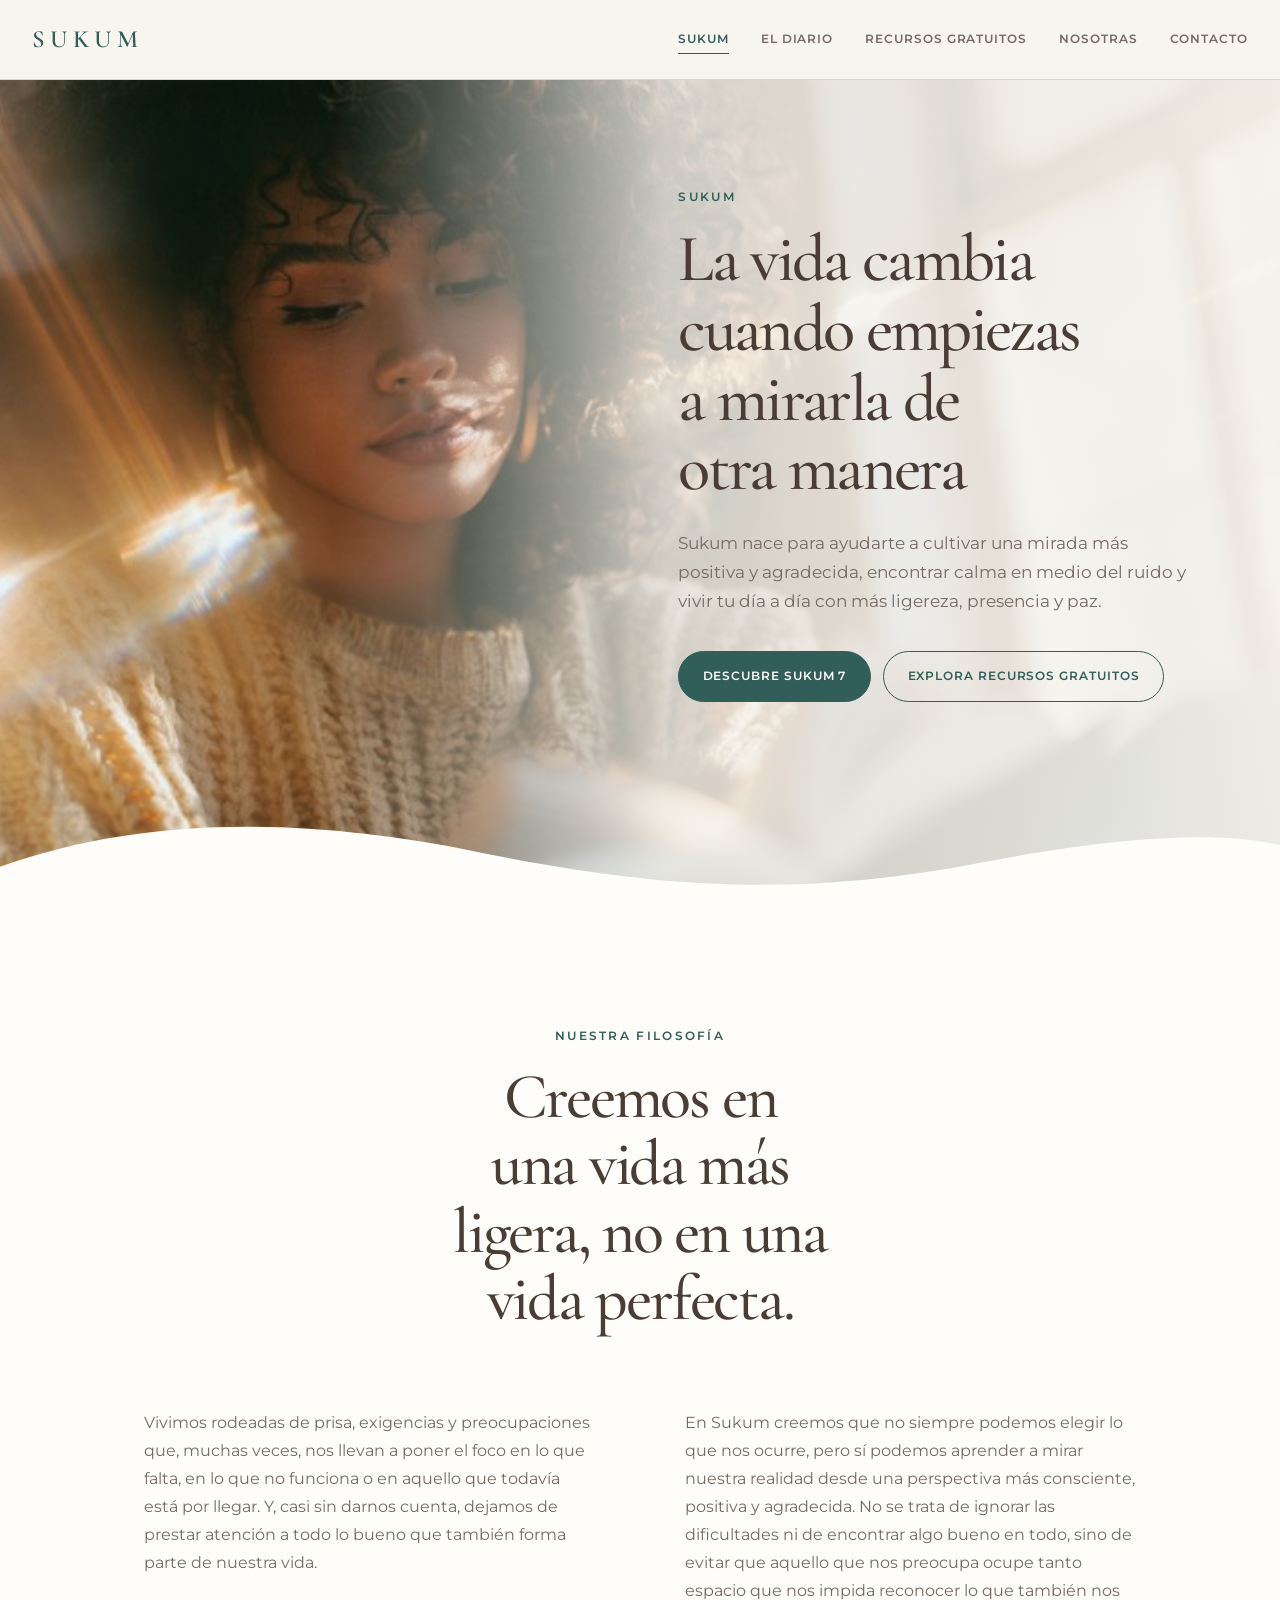
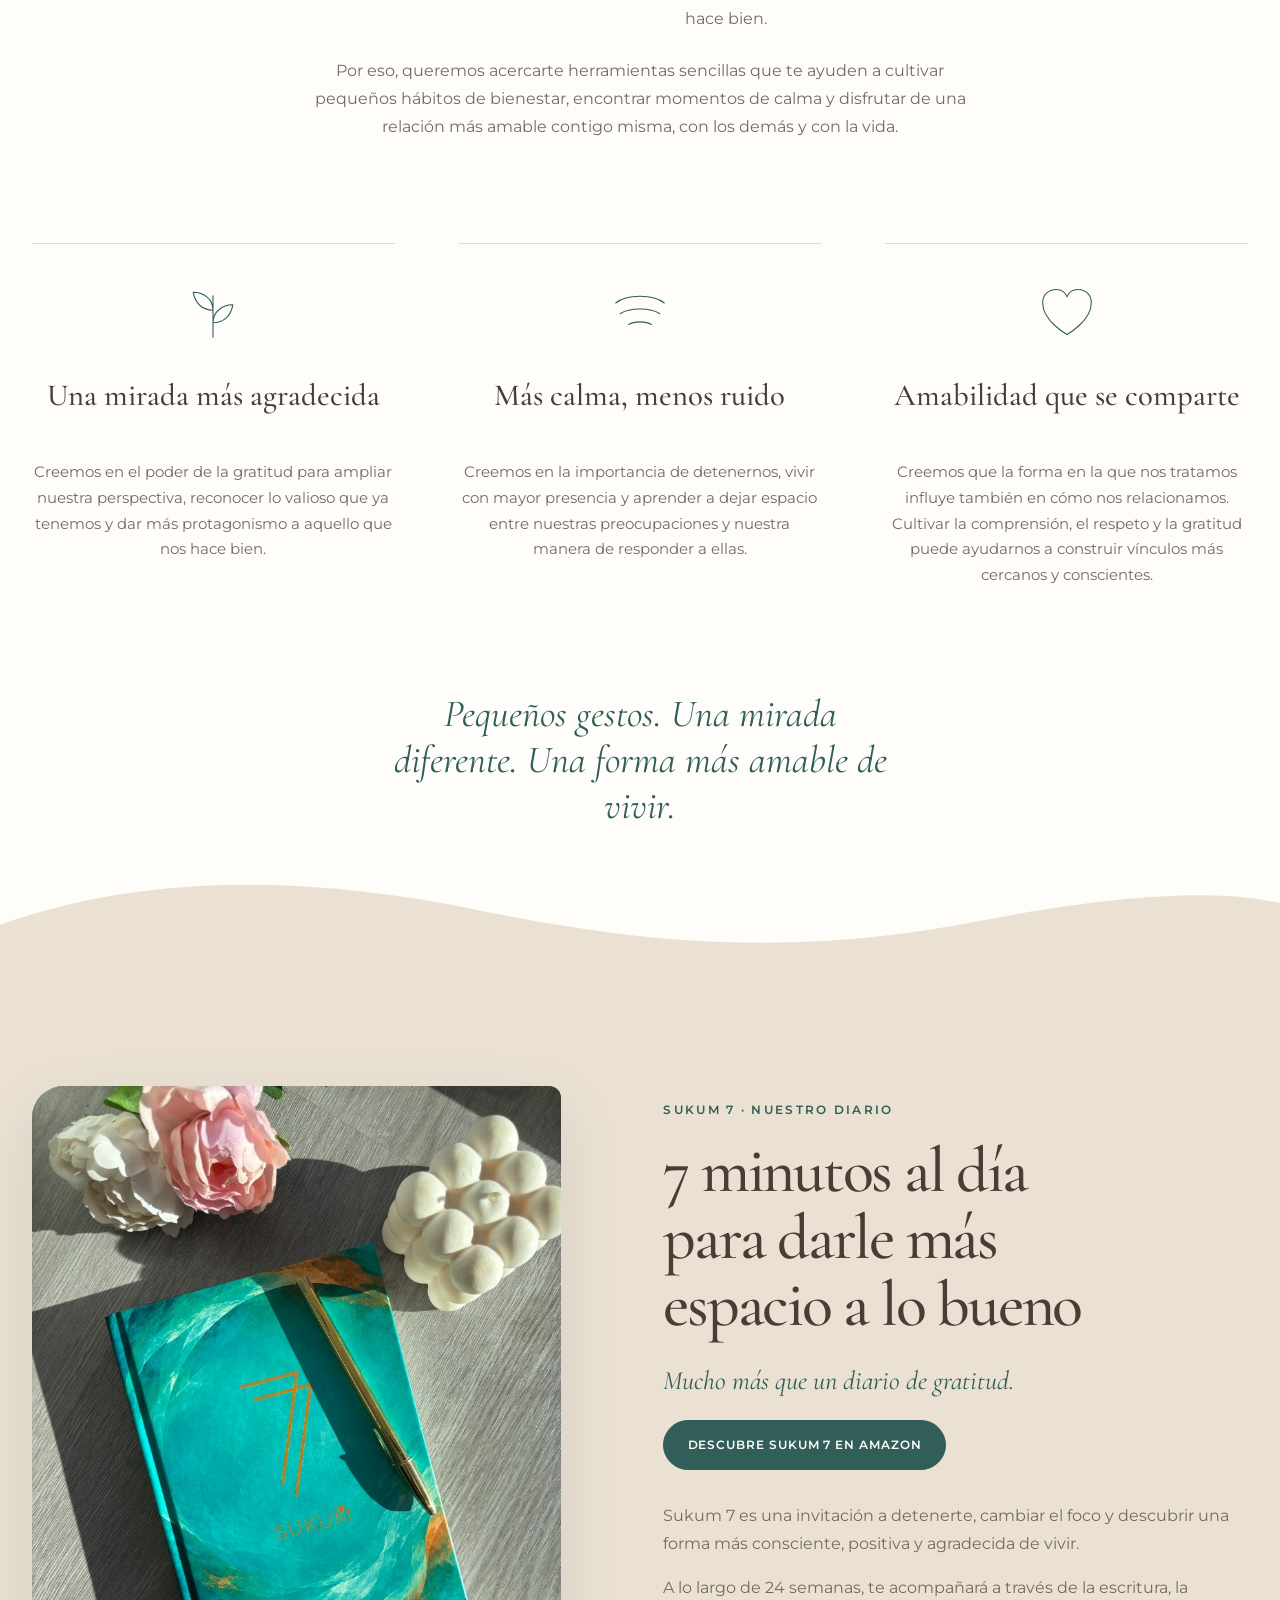
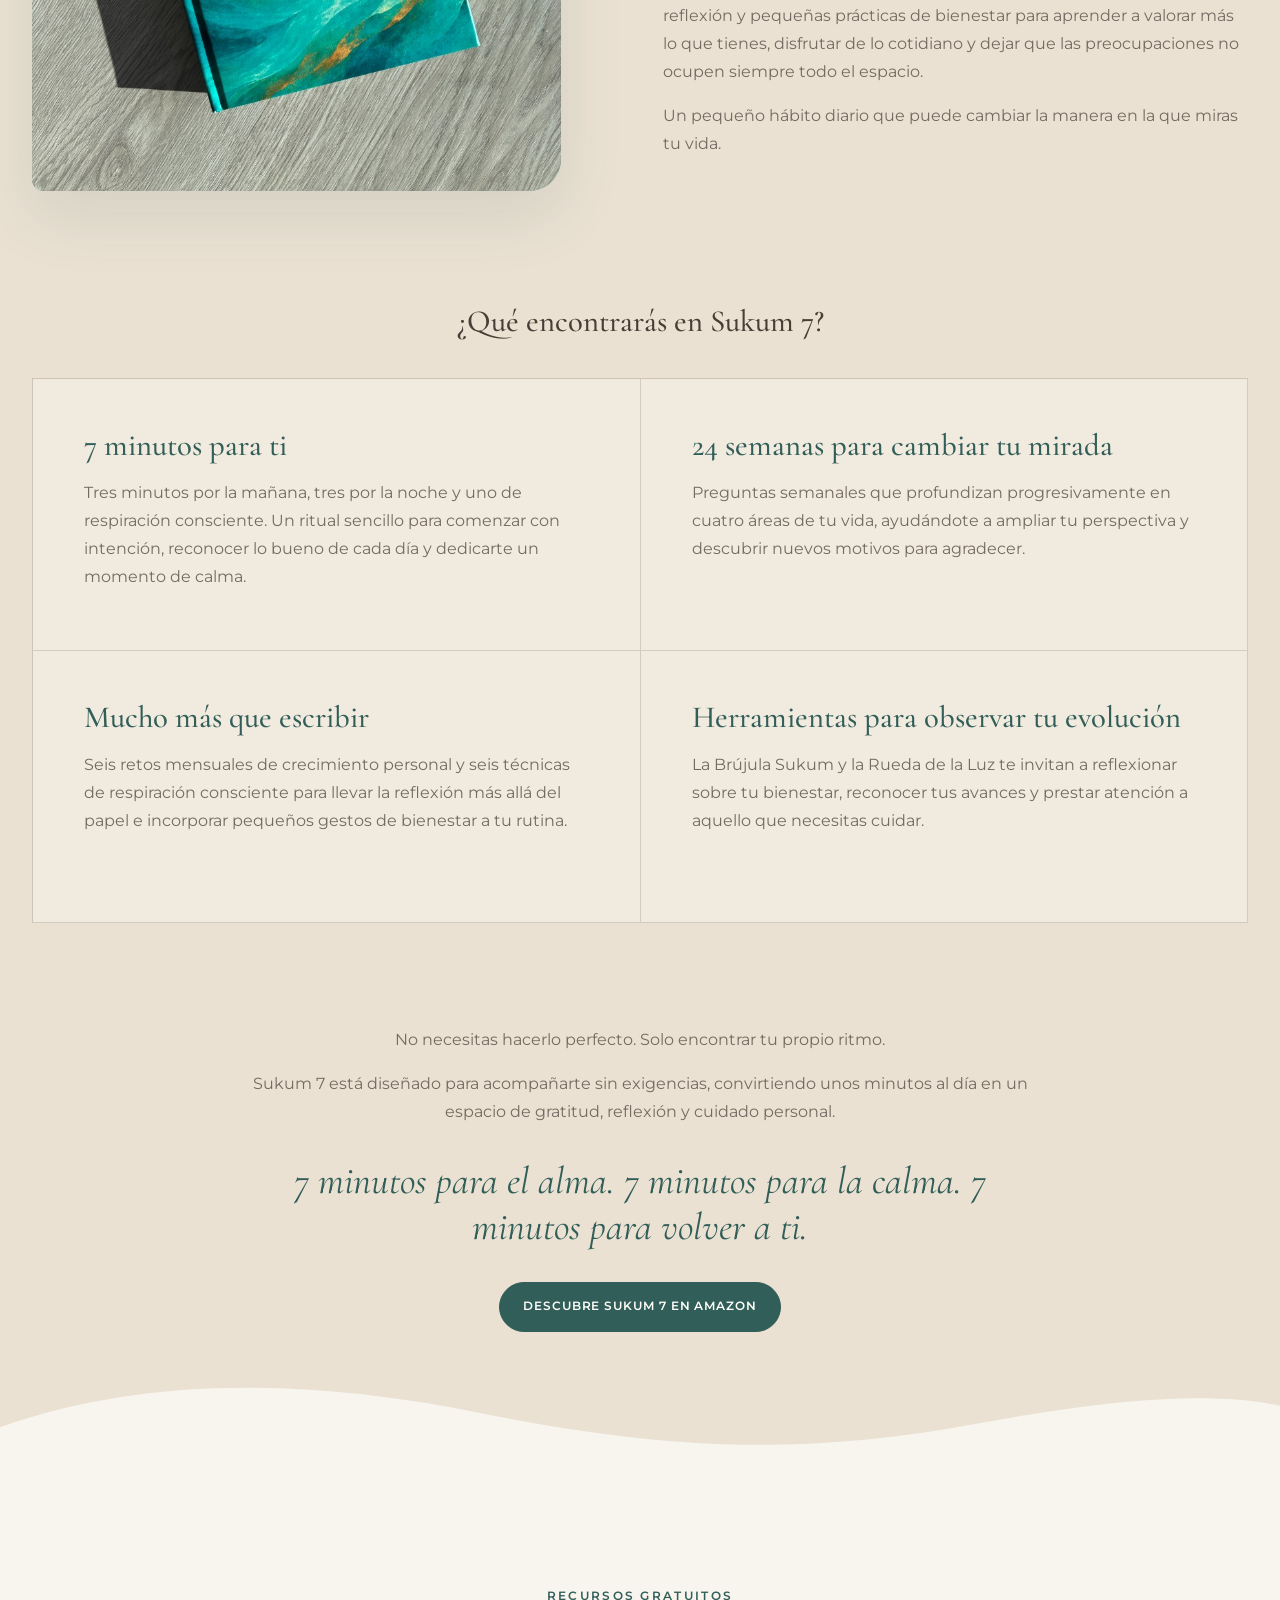
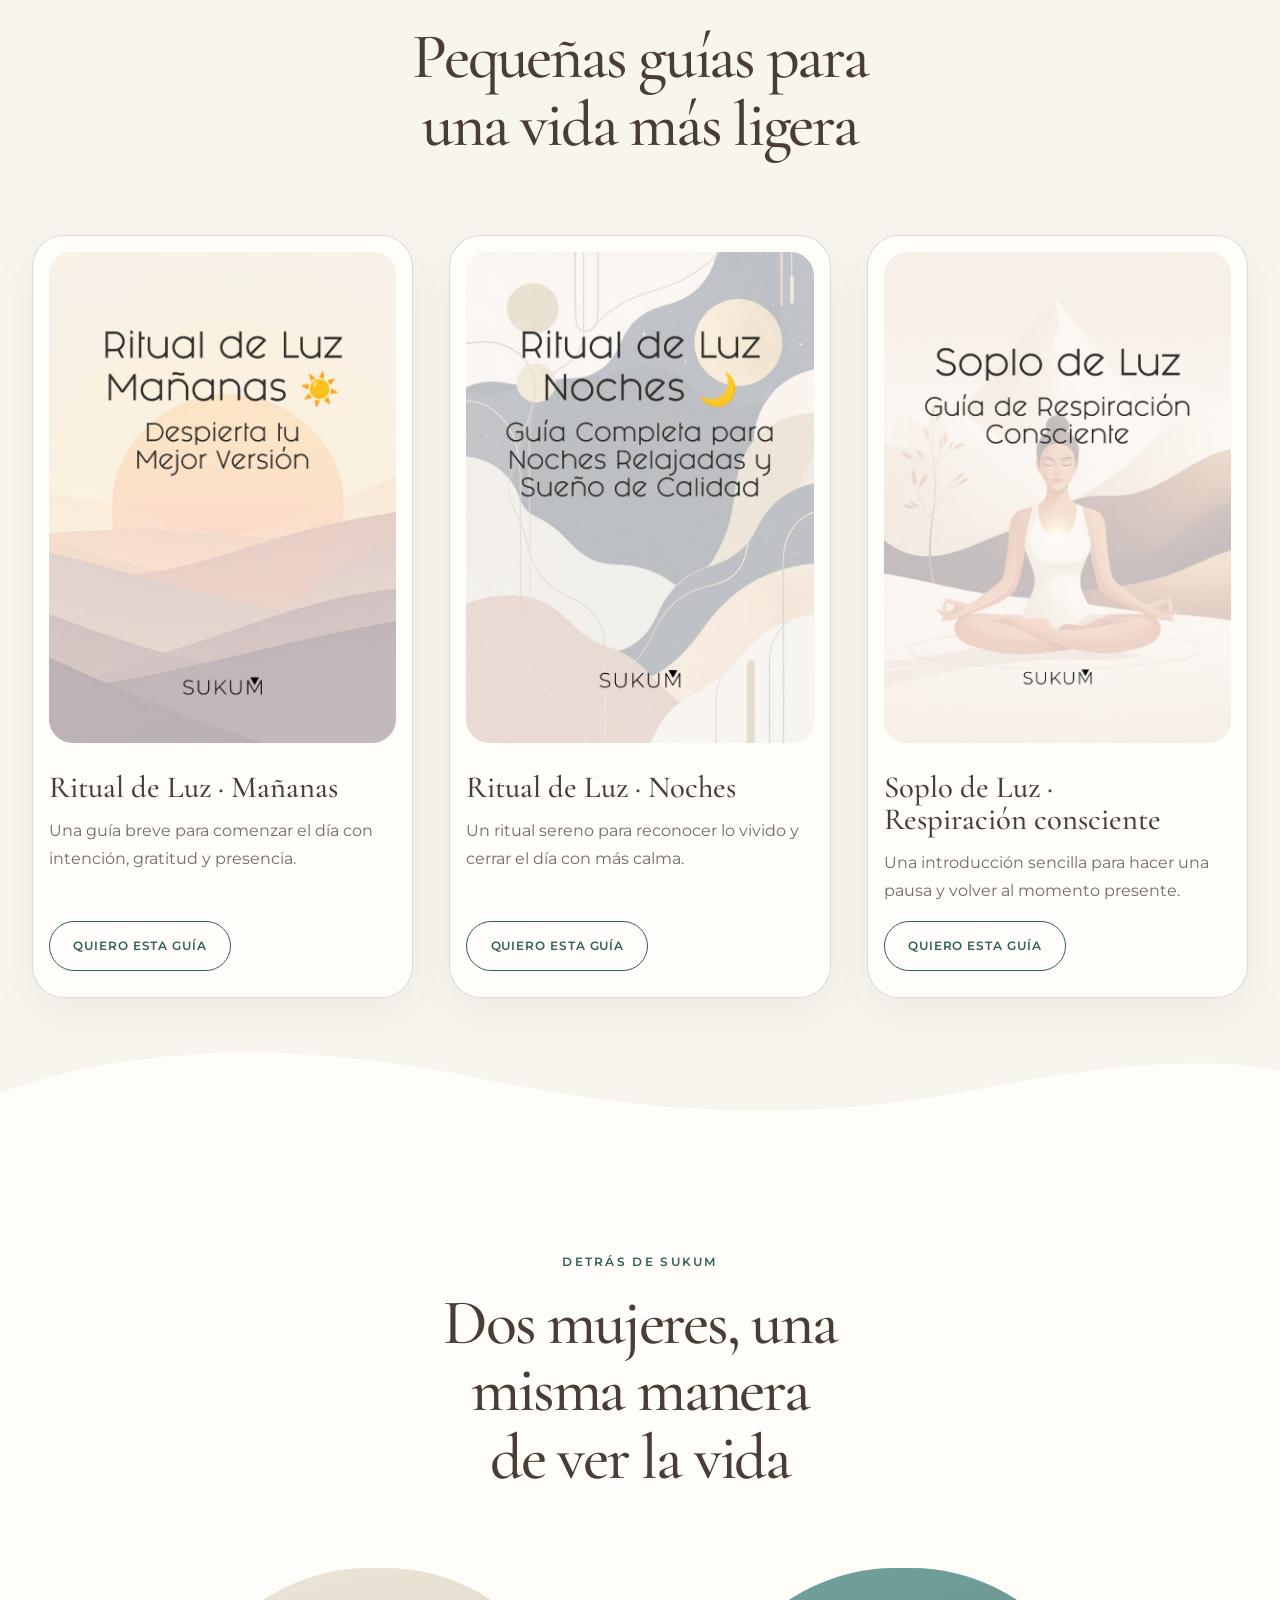
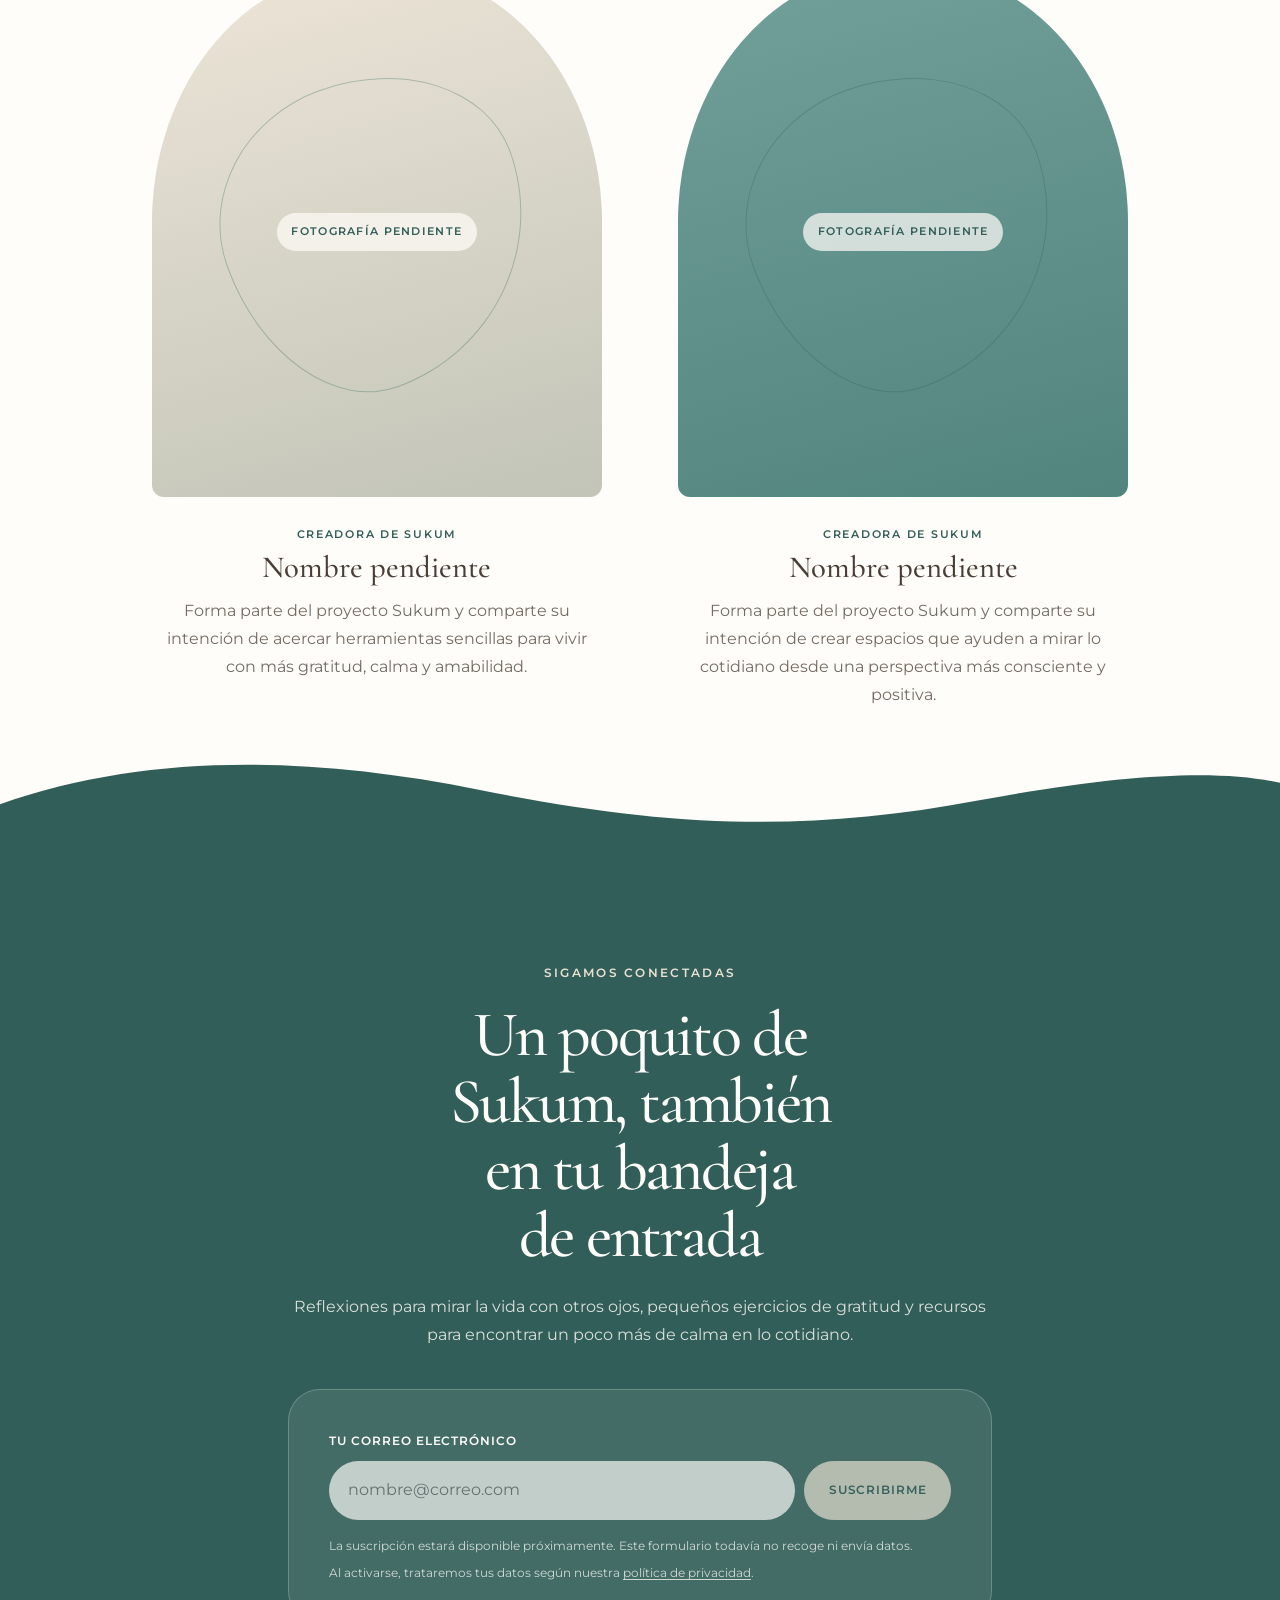
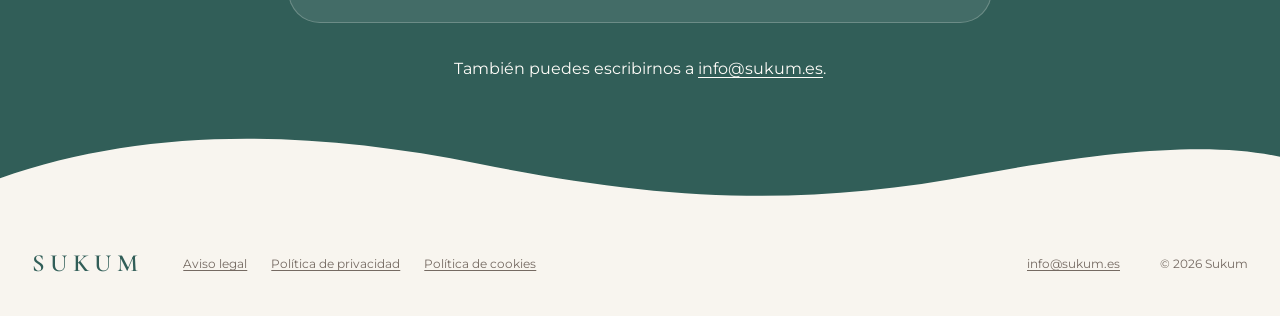
<file: index.html>
<!DOCTYPE html>
<html lang="es">
<head>
  <meta charset="UTF-8" />
  <meta name="viewport" content="width=device-width, initial-scale=1.0" />
  <title>Sukum · Una mirada más positiva, agradecida y consciente</title>
  <meta
    name="description"
    content="Descubre Sukum 7, recursos gratuitos y pequeñas prácticas para vivir con más gratitud, calma y presencia."
  />
  <meta property="og:type" content="website" />
  <meta property="og:title" content="Sukum · Una mirada diferente" />
  <meta
    property="og:description"
    content="Herramientas para cultivar una mirada más positiva y agradecida."
  />
  <link rel="preconnect" href="https://fonts.googleapis.com" />
  <link rel="preconnect" href="https://fonts.gstatic.com" crossorigin />
  <link
    href="https://fonts.googleapis.com/css2?family=Cormorant+Garamond:ital,wght@0,400;0,500;0,600;1,400&family=Montserrat:wght@300;400;500;600&display=swap"
    rel="stylesheet"
  />
  <link rel="stylesheet" href="styles.css?v=20261127-5" />
  <script type="application/ld+json">
    {
      "@context": "https://schema.org",
      "@graph": [
        {
          "@type": "Organization",
          "name": "Sukum",
          "email": "info@sukum.es"
        },
        {
          "@type": "Product",
          "name": "Sukum 7",
          "description": "Un diario de gratitud y bienestar para cultivar una mirada más consciente, positiva y agradecida.",
          "brand": {
            "@type": "Brand",
            "name": "Sukum"
          }
        }
      ]
    }
  </script>
  <script src="scripts/site.js?v=20261127-5" defer></script>
</head>
<body>
  <a class="skip-link" href="#contenido">Saltar al contenido</a>

  <header class="site-header" data-header>
    <a class="brand" href="#inicio" aria-label="Sukum, ir al inicio">SUKUM</a>
    <button
      class="menu-toggle"
      type="button"
      aria-expanded="false"
      aria-controls="primary-navigation"
      data-menu-toggle
    >
      <span class="sr-only">Abrir menú</span>
      <span aria-hidden="true"></span>
      <span aria-hidden="true"></span>
    </button>
    <nav
      id="primary-navigation"
      class="primary-navigation"
      aria-label="Navegación principal"
      data-navigation
    >
      <a href="#inicio">Sukum</a>
      <a href="#diario">El diario</a>
      <a href="#recursos">Recursos gratuitos</a>
      <a href="#nosotras">Nosotras</a>
      <a href="#contacto">Contacto</a>
    </nav>
  </header>

  <main id="contenido">
    <section id="inicio" class="hero" aria-labelledby="titulo-inicio">
      <div class="hero-visual">
        <img
          src="images/portada.jpg"
          width="1024"
          height="457"
          fetchpriority="high"
          alt="Mujer de pelo rizado leyendo un libro junto a una ventana, con luz cálida de la mañana"
        >
      </div>
      <div class="hero-content">
        <p class="eyebrow">Sukum</p>
        <h1 id="titulo-inicio">La vida cambia cuando empiezas a mirarla de otra manera</h1>
        <p class="lead">
          Sukum nace para ayudarte a cultivar una mirada más positiva y agradecida,
          encontrar calma en medio del ruido y vivir tu día a día con más ligereza,
          presencia y paz.
        </p>
        <div class="button-group">
          <a class="button button-primary" href="#diario">Descubre Sukum 7</a>
          <a class="button button-secondary" href="#recursos">Explora recursos gratuitos</a>
        </div>
      </div>
    </section>

    <section id="filosofia" class="section philosophy" aria-labelledby="titulo-filosofia">
      <div class="section-inner">
        <p class="eyebrow">Nuestra filosofía</p>
        <h2 id="titulo-filosofia">Creemos en una vida más ligera, no en una vida perfecta.</h2>
        <div class="editorial-copy">
          <p>
            Vivimos rodeadas de prisa, exigencias y preocupaciones que, muchas veces, nos
            llevan a poner el foco en lo que falta, en lo que no funciona o en aquello que
            todavía está por llegar. Y, casi sin darnos cuenta, dejamos de prestar atención
            a todo lo bueno que también forma parte de nuestra vida.
          </p>
          <p>
            En Sukum creemos que no siempre podemos elegir lo que nos ocurre, pero sí podemos
            aprender a mirar nuestra realidad desde una perspectiva más consciente, positiva
            y agradecida. No se trata de ignorar las dificultades ni de encontrar algo bueno
            en todo, sino de evitar que aquello que nos preocupa ocupe tanto espacio que nos
            impida reconocer lo que también nos hace bien.
          </p>
          <p>
            Por eso, queremos acercarte herramientas sencillas que te ayuden a cultivar
            pequeños hábitos de bienestar, encontrar momentos de calma y disfrutar de una
            relación más amable contigo misma, con los demás y con la vida.
          </p>
        </div>

        <div class="pillars">
          <article class="pillar">
            <svg viewBox="0 0 80 80" aria-hidden="true" focusable="false">
              <path d="M40 68V22M40 38C28 38 20 30 18 18c12 0 22 8 22 20Zm0 14c12 0 20-8 22-20-12 0-22 8-22 20Z" />
            </svg>
            <h3>Una mirada más agradecida</h3>
            <p>
              Creemos en el poder de la gratitud para ampliar nuestra perspectiva, reconocer
              lo valioso que ya tenemos y dar más protagonismo a aquello que nos hace bien.
            </p>
          </article>
          <article class="pillar">
            <svg viewBox="0 0 80 80" aria-hidden="true" focusable="false">
              <path d="M13 30c12-10 42-10 54 0M18 42c10-7 34-7 44 0M27 54c7-4 19-4 26 0" />
            </svg>
            <h3>Más calma, menos ruido</h3>
            <p>
              Creemos en la importancia de detenernos, vivir con mayor presencia y aprender a
              dejar espacio entre nuestras preocupaciones y nuestra manera de responder a ellas.
            </p>
          </article>
          <article class="pillar">
            <svg viewBox="0 0 80 80" aria-hidden="true" focusable="false">
              <path d="M40 65S13 50 13 30c0-9 6-15 15-15 6 0 10 3 12 8 2-5 6-8 12-8 9 0 15 6 15 15 0 20-27 35-27 35Z" />
            </svg>
            <h3>Amabilidad que se comparte</h3>
            <p>
              Creemos que la forma en la que nos tratamos influye también en cómo nos
              relacionamos. Cultivar la comprensión, el respeto y la gratitud puede ayudarnos
              a construir vínculos más cercanos y conscientes.
            </p>
          </article>
        </div>
        <p class="section-closing">
          Pequeños gestos. Una mirada diferente. Una forma más amable de vivir.
        </p>
      </div>
    </section>

    <section id="diario" class="section journal" aria-labelledby="titulo-diario">
      <div class="section-inner">
        <div class="journal-intro">
          <div class="journal-visual">
            <img
              src="images/libro-sukum-7.jpg"
              width="768"
              height="1024"
              loading="lazy"
              alt="El diario Sukum 7, de tapa dura en tonos turquesa y dorado, con un bolígrafo dorado, peonías y una vela blanca"
            >
          </div>
          <div class="journal-content">
            <p class="eyebrow">Sukum 7 · Nuestro diario</p>
            <h2 id="titulo-diario">7 minutos al día para darle más espacio a lo bueno</h2>
            <p class="subtitle">Mucho más que un diario de gratitud.</p>
            <a
              class="button button-primary"
              href="https://www.amazon.es/dp/B0HRMMMY6G"
              target="_blank"
              rel="noopener noreferrer"
            >Descubre Sukum 7 en Amazon</a>
            <p>
              Sukum 7 es una invitación a detenerte, cambiar el foco y descubrir una forma
              más consciente, positiva y agradecida de vivir.
            </p>
            <p>
              A lo largo de 24 semanas, te acompañará a través de la escritura, la reflexión
              y pequeñas prácticas de bienestar para aprender a valorar más lo que tienes,
              disfrutar de lo cotidiano y dejar que las preocupaciones no ocupen siempre todo
              el espacio.
            </p>
            <p>Un pequeño hábito diario que puede cambiar la manera en la que miras tu vida.</p>
          </div>
        </div>

        <h3 class="benefits-title">¿Qué encontrarás en Sukum 7?</h3>
        <div class="benefits">
          <article class="benefit">
            <h3>7 minutos para ti</h3>
            <p>
              Tres minutos por la mañana, tres por la noche y uno de respiración consciente.
              Un ritual sencillo para comenzar con intención, reconocer lo bueno de cada día
              y dedicarte un momento de calma.
            </p>
          </article>
          <article class="benefit">
            <h3>24 semanas para cambiar tu mirada</h3>
            <p>
              Preguntas semanales que profundizan progresivamente en cuatro áreas de tu vida,
              ayudándote a ampliar tu perspectiva y descubrir nuevos motivos para agradecer.
            </p>
          </article>
          <article class="benefit">
            <h3>Mucho más que escribir</h3>
            <p>
              Seis retos mensuales de crecimiento personal y seis técnicas de respiración
              consciente para llevar la reflexión más allá del papel e incorporar pequeños
              gestos de bienestar a tu rutina.
            </p>
          </article>
          <article class="benefit">
            <h3>Herramientas para observar tu evolución</h3>
            <p>
              La Brújula Sukum y la Rueda de la Luz te invitan a reflexionar sobre tu
              bienestar, reconocer tus avances y prestar atención a aquello que necesitas cuidar.
            </p>
          </article>
        </div>

        <div class="journal-closing">
          <p>No necesitas hacerlo perfecto. Solo encontrar tu propio ritmo.</p>
          <p>
            Sukum 7 está diseñado para acompañarte sin exigencias, convirtiendo unos minutos
            al día en un espacio de gratitud, reflexión y cuidado personal.
          </p>
          <p class="signature">
            7 minutos para el alma. 7 minutos para la calma. 7 minutos para volver a ti.
          </p>
          <a
            class="button button-primary"
            href="https://www.amazon.es/dp/B0HRMMMY6G"
            target="_blank"
            rel="noopener noreferrer"
          >Descubre Sukum 7 en Amazon</a>
        </div>
      </div>
    </section>

    <section id="recursos" class="section resources" aria-labelledby="titulo-recursos">
      <div class="section-inner">
        <p class="eyebrow">Recursos gratuitos</p>
        <h2 id="titulo-recursos">Pequeñas guías para una vida más ligera</h2>
        <div class="resource-grid">
          <article class="resource-card">
            <div class="resource-cover">
              <img
                src="images/ritual-de-luz-mananas.jpg"
                width="724"
                height="1024"
                loading="lazy"
                alt="Portada de la guía Ritual de Luz Mañanas: Despierta tu mejor versión"
              >
            </div>
            <h3>Ritual de Luz · Mañanas</h3>
            <p>Una guía breve para comenzar el día con intención, gratitud y presencia.</p>
            <button class="button button-secondary" type="button" data-resource-open>
              Quiero esta guía
            </button>
          </article>
          <article class="resource-card">
            <div class="resource-cover">
              <img
                src="images/ritual-de-luz-noches.jpg"
                width="724"
                height="1024"
                loading="lazy"
                alt="Portada de la guía Ritual de Luz Noches: Guía completa para noches relajadas y sueño de calidad"
              >
            </div>
            <h3>Ritual de Luz · Noches</h3>
            <p>Un ritual sereno para reconocer lo vivido y cerrar el día con más calma.</p>
            <button class="button button-secondary" type="button" data-resource-open>
              Quiero esta guía
            </button>
          </article>
          <article class="resource-card">
            <div class="resource-cover">
              <img
                src="images/soplo-de-luz.jpg"
                width="724"
                height="1024"
                loading="lazy"
                alt="Portada de la guía Soplo de Luz: Guía de respiración consciente"
              >
            </div>
            <h3>Soplo de Luz · Respiración consciente</h3>
            <p>Una introducción sencilla para hacer una pausa y volver al momento presente.</p>
            <button class="button button-secondary" type="button" data-resource-open>
              Quiero esta guía
            </button>
          </article>
        </div>
      </div>
    </section>

    <section id="nosotras" class="section creators" aria-labelledby="titulo-nosotras">
      <div class="section-inner">
        <p class="eyebrow">Detrás de Sukum</p>
        <h2 id="titulo-nosotras">Dos mujeres, una misma manera de ver la vida</h2>
        <div class="creator-grid">
          <article class="creator" data-content="provisional">
            <div class="creator-photo" role="img" aria-label="Fotografía pendiente de la primera creadora">
              <span>Fotografía pendiente</span>
            </div>
            <p class="creator-role">Creadora de Sukum</p>
            <h3>Nombre pendiente</h3>
            <!-- Sustituir este texto cuando se apruebe la biografía definitiva. -->
            <p>
              Forma parte del proyecto Sukum y comparte su intención de acercar herramientas
              sencillas para vivir con más gratitud, calma y amabilidad.
            </p>
          </article>
          <article class="creator" data-content="provisional">
            <div class="creator-photo" role="img" aria-label="Fotografía pendiente de la segunda creadora">
              <span>Fotografía pendiente</span>
            </div>
            <p class="creator-role">Creadora de Sukum</p>
            <h3>Nombre pendiente</h3>
            <!-- Sustituir este texto cuando se apruebe la biografía definitiva. -->
            <p>
              Forma parte del proyecto Sukum y comparte su intención de crear espacios que
              ayuden a mirar lo cotidiano desde una perspectiva más consciente y positiva.
            </p>
          </article>
        </div>
      </div>
    </section>

    <section id="contacto" class="section newsletter" aria-labelledby="titulo-contacto">
      <div class="section-inner">
        <p class="eyebrow">Sigamos conectadas</p>
        <h2 id="titulo-contacto">Un poquito de Sukum, también en tu bandeja de entrada</h2>
        <p>
          Reflexiones para mirar la vida con otros ojos, pequeños ejercicios de gratitud y
          recursos para encontrar un poco más de calma en lo cotidiano.
        </p>
        <form class="newsletter-form" data-brevo-pending>
          <label for="newsletter-email">Tu correo electrónico</label>
          <div class="form-row">
            <input
              id="newsletter-email"
              name="email"
              type="email"
              autocomplete="email"
              placeholder="nombre@correo.com"
              disabled
            />
            <button class="button button-primary" type="submit" disabled>Suscribirme</button>
          </div>
          <p class="form-status" role="status" data-form-status>
            La suscripción estará disponible próximamente. Este formulario todavía no recoge
            ni envía datos.
          </p>
          <p class="privacy-note">
            Al activarse, trataremos tus datos según nuestra
            <a href="privacidad.html">política de privacidad</a>.
          </p>
        </form>
        <p class="contact-line">
          También puedes escribirnos a <a href="mailto:info@sukum.es">info@sukum.es</a>.
        </p>
      </div>
    </section>
  </main>

  <dialog class="resource-dialog" aria-labelledby="resource-dialog-title" data-resource-dialog>
    <div class="dialog-content">
      <button class="dialog-close" type="button" aria-label="Cerrar" data-dialog-close>×</button>
      <h2 id="resource-dialog-title">Este recurso estará disponible próximamente</h2>
      <p>
        Estamos preparando la entrega de las guías gratuitas. Por ahora no solicitamos,
        recogemos ni almacenamos ningún dato personal.
      </p>
      <button class="button button-secondary" type="button" data-dialog-close>Entendido</button>
    </div>
  </dialog>

  <footer class="site-footer">
    <a class="brand" href="#inicio" aria-label="Sukum, ir al inicio">SUKUM</a>
    <nav aria-label="Enlaces legales">
      <a href="aviso-legal.html">Aviso legal</a>
      <a href="privacidad.html">Política de privacidad</a>
      <a href="cookies.html">Política de cookies</a>
    </nav>
    <p><a href="mailto:info@sukum.es">info@sukum.es</a></p>
    <p>&copy; 2026 Sukum</p>
  </footer>
</body>
</html>
</file>
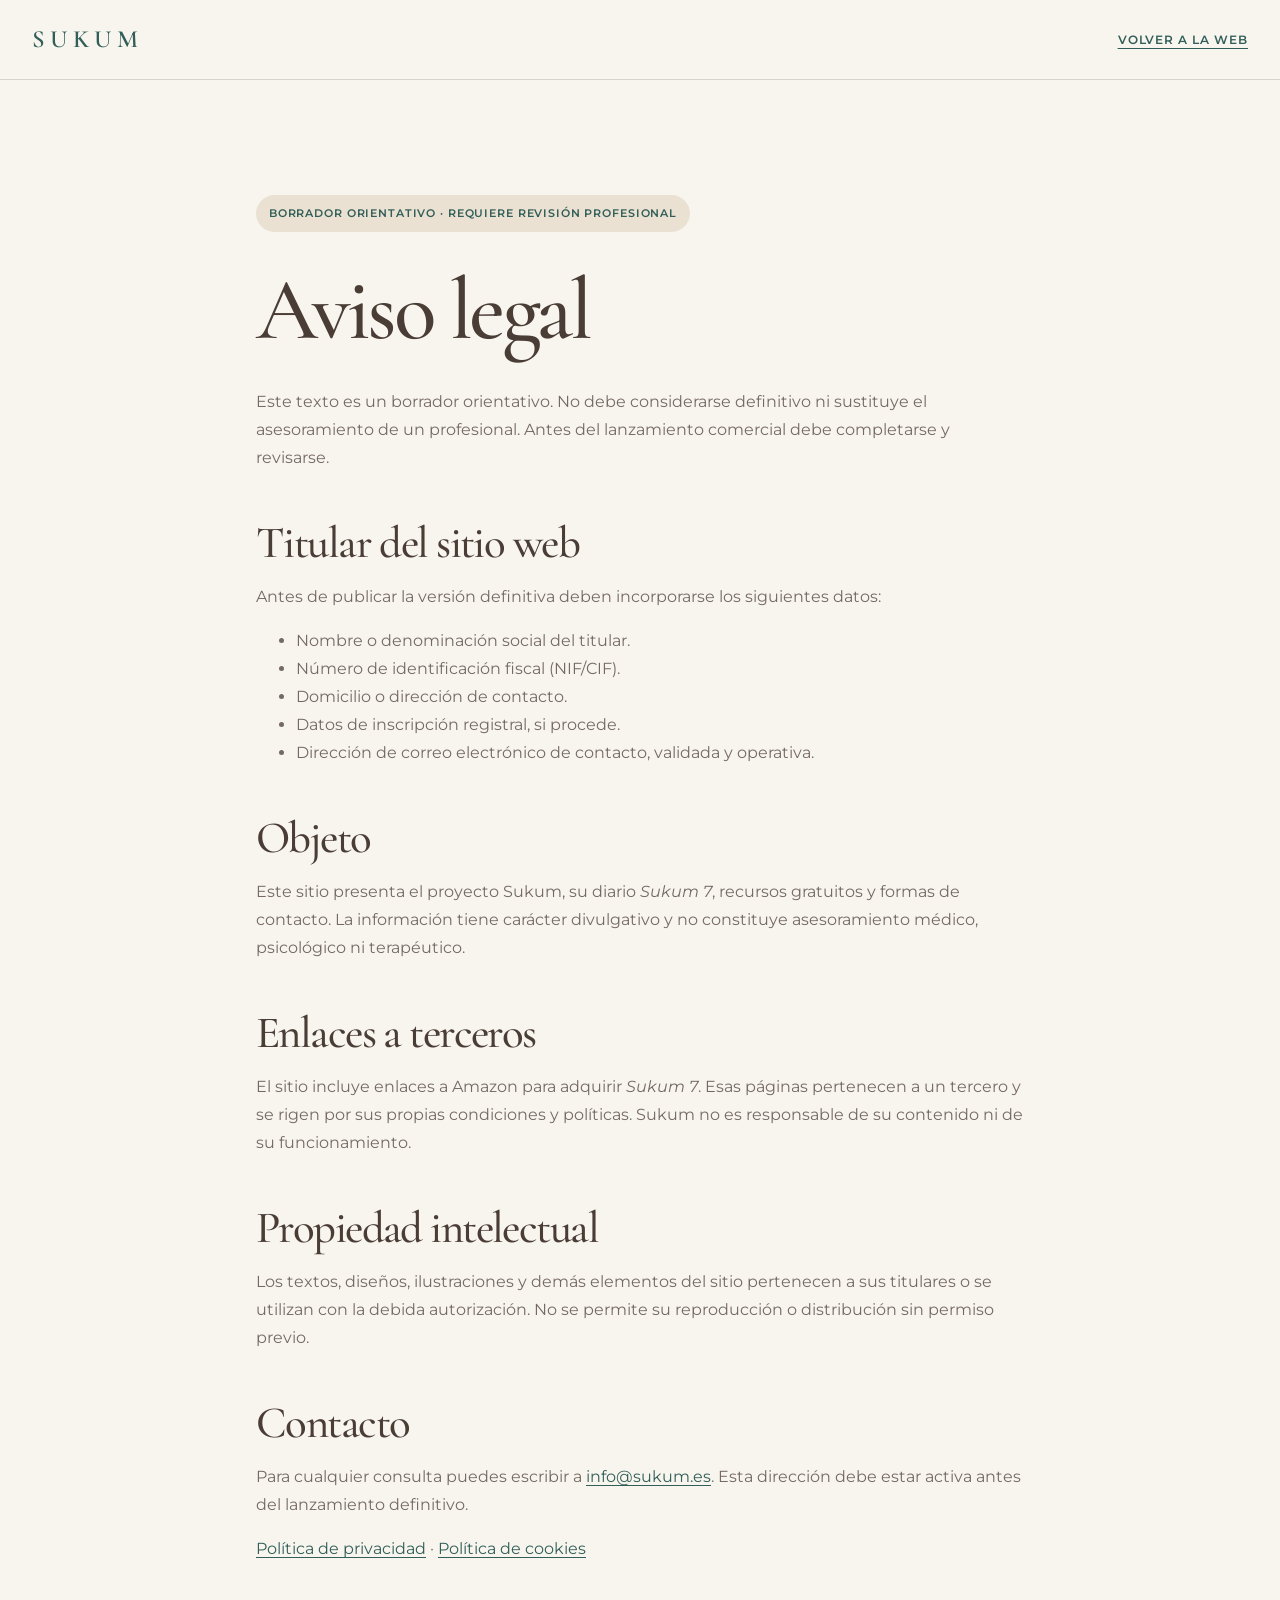
<file: aviso-legal.html>
<!DOCTYPE html>
<html lang="es">
<head>
  <meta charset="UTF-8" />
  <meta name="viewport" content="width=device-width, initial-scale=1.0" />
  <meta name="robots" content="noindex" />
  <title>Aviso legal · Sukum</title>
  <link rel="preconnect" href="https://fonts.googleapis.com" />
  <link rel="preconnect" href="https://fonts.gstatic.com" crossorigin />
  <link
    href="https://fonts.googleapis.com/css2?family=Cormorant+Garamond:ital,wght@0,400;0,500;0,600;1,400&family=Montserrat:wght@300;400;500;600&display=swap"
    rel="stylesheet"
  />
  <link rel="stylesheet" href="styles.css?v=20261127-5" />
</head>
<body class="legal-page">
  <a class="skip-link" href="#contenido">Saltar al contenido</a>
  <header class="legal-header">
    <a class="brand" href="index.html" aria-label="Sukum, volver al inicio">SUKUM</a>
    <a href="index.html">Volver a la web</a>
  </header>

  <main id="contenido" class="legal-document">
    <p class="legal-status">Borrador orientativo · Requiere revisión profesional</p>
    <h1>Aviso legal</h1>
    <p>
      Este texto es un borrador orientativo. No debe considerarse definitivo ni sustituye el
      asesoramiento de un profesional. Antes del lanzamiento comercial debe completarse y
      revisarse.
    </p>

    <h2>Titular del sitio web</h2>
    <p>Antes de publicar la versión definitiva deben incorporarse los siguientes datos:</p>
    <ul>
      <li>Nombre o denominación social del titular.</li>
      <li>Número de identificación fiscal (NIF/CIF).</li>
      <li>Domicilio o dirección de contacto.</li>
      <li>Datos de inscripción registral, si procede.</li>
      <li>Dirección de correo electrónico de contacto, validada y operativa.</li>
    </ul>

    <h2>Objeto</h2>
    <p>
      Este sitio presenta el proyecto Sukum, su diario <em>Sukum 7</em>, recursos gratuitos y
      formas de contacto. La información tiene carácter divulgativo y no constituye
      asesoramiento médico, psicológico ni terapéutico.
    </p>

    <h2>Enlaces a terceros</h2>
    <p>
      El sitio incluye enlaces a Amazon para adquirir <em>Sukum 7</em>. Esas páginas pertenecen
      a un tercero y se rigen por sus propias condiciones y políticas. Sukum no es responsable
      de su contenido ni de su funcionamiento.
    </p>

    <h2>Propiedad intelectual</h2>
    <p>
      Los textos, diseños, ilustraciones y demás elementos del sitio pertenecen a sus
      titulares o se utilizan con la debida autorización. No se permite su reproducción o
      distribución sin permiso previo.
    </p>

    <h2>Contacto</h2>
    <p>
      Para cualquier consulta puedes escribir a
      <a href="mailto:info@sukum.es">info@sukum.es</a>. Esta dirección debe estar activa antes
      del lanzamiento definitivo.
    </p>

    <p><a href="privacidad.html">Política de privacidad</a> · <a href="cookies.html">Política de cookies</a></p>
  </main>
</body>
</html>
</file>
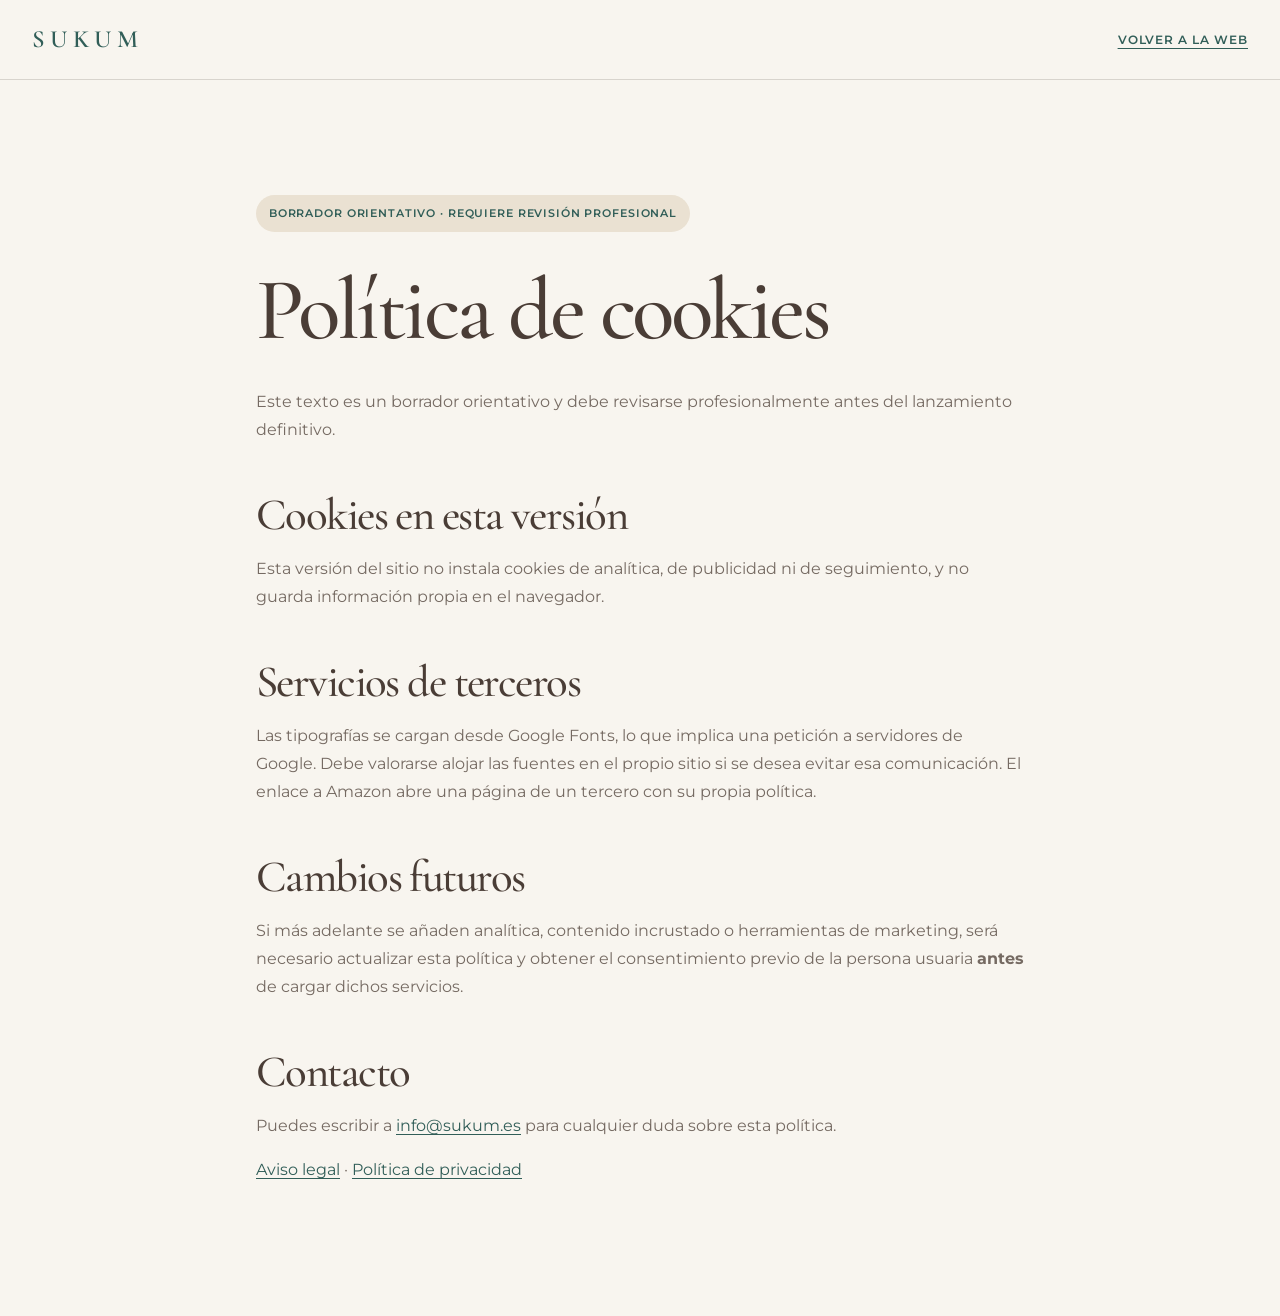
<file: cookies.html>
<!DOCTYPE html>
<html lang="es">
<head>
  <meta charset="UTF-8" />
  <meta name="viewport" content="width=device-width, initial-scale=1.0" />
  <meta name="robots" content="noindex" />
  <title>Política de cookies · Sukum</title>
  <link rel="preconnect" href="https://fonts.googleapis.com" />
  <link rel="preconnect" href="https://fonts.gstatic.com" crossorigin />
  <link
    href="https://fonts.googleapis.com/css2?family=Cormorant+Garamond:ital,wght@0,400;0,500;0,600;1,400&family=Montserrat:wght@300;400;500;600&display=swap"
    rel="stylesheet"
  />
  <link rel="stylesheet" href="styles.css?v=20261127-5" />
</head>
<body class="legal-page">
  <a class="skip-link" href="#contenido">Saltar al contenido</a>
  <header class="legal-header">
    <a class="brand" href="index.html" aria-label="Sukum, volver al inicio">SUKUM</a>
    <a href="index.html">Volver a la web</a>
  </header>

  <main id="contenido" class="legal-document">
    <p class="legal-status">Borrador orientativo · Requiere revisión profesional</p>
    <h1>Política de cookies</h1>
    <p>
      Este texto es un borrador orientativo y debe revisarse profesionalmente antes del
      lanzamiento definitivo.
    </p>

    <h2>Cookies en esta versión</h2>
    <p>
      Esta versión del sitio no instala cookies de analítica, de publicidad ni de seguimiento,
      y no guarda información propia en el navegador.
    </p>

    <h2>Servicios de terceros</h2>
    <p>
      Las tipografías se cargan desde Google Fonts, lo que implica una petición a servidores de
      Google. Debe valorarse alojar las fuentes en el propio sitio si se desea evitar esa
      comunicación. El enlace a Amazon abre una página de un tercero con su propia política.
    </p>

    <h2>Cambios futuros</h2>
    <p>
      Si más adelante se añaden analítica, contenido incrustado o herramientas de marketing,
      será necesario actualizar esta política y obtener el consentimiento previo de la persona
      usuaria <strong>antes</strong> de cargar dichos servicios.
    </p>

    <h2>Contacto</h2>
    <p>
      Puedes escribir a <a href="mailto:info@sukum.es">info@sukum.es</a> para cualquier duda
      sobre esta política.
    </p>

    <p><a href="aviso-legal.html">Aviso legal</a> · <a href="privacidad.html">Política de privacidad</a></p>
  </main>
</body>
</html>
</file>
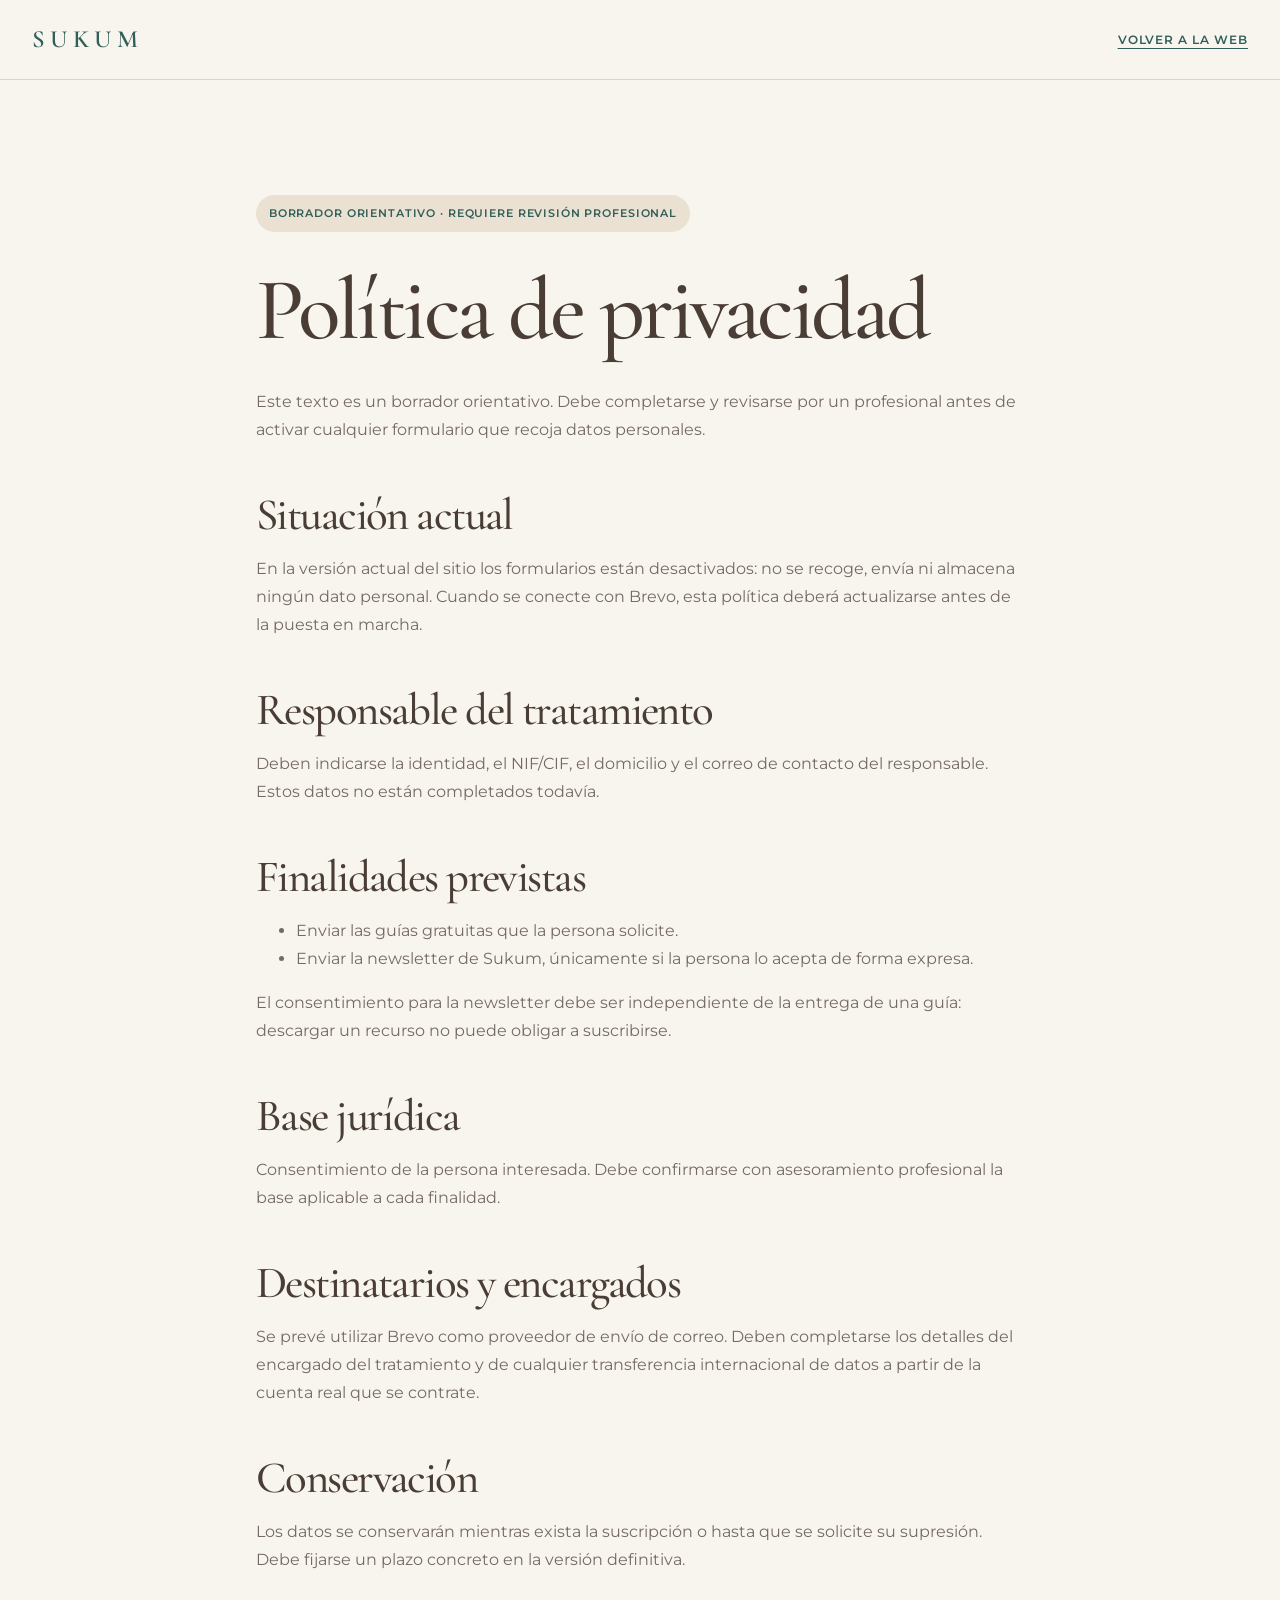
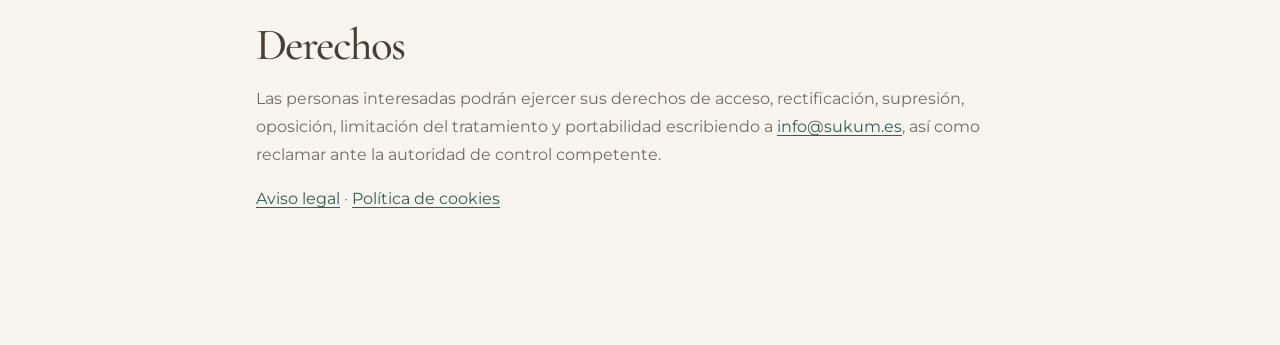
<file: privacidad.html>
<!DOCTYPE html>
<html lang="es">
<head>
  <meta charset="UTF-8" />
  <meta name="viewport" content="width=device-width, initial-scale=1.0" />
  <meta name="robots" content="noindex" />
  <title>Política de privacidad · Sukum</title>
  <link rel="preconnect" href="https://fonts.googleapis.com" />
  <link rel="preconnect" href="https://fonts.gstatic.com" crossorigin />
  <link
    href="https://fonts.googleapis.com/css2?family=Cormorant+Garamond:ital,wght@0,400;0,500;0,600;1,400&family=Montserrat:wght@300;400;500;600&display=swap"
    rel="stylesheet"
  />
  <link rel="stylesheet" href="styles.css?v=20261127-5" />
</head>
<body class="legal-page">
  <a class="skip-link" href="#contenido">Saltar al contenido</a>
  <header class="legal-header">
    <a class="brand" href="index.html" aria-label="Sukum, volver al inicio">SUKUM</a>
    <a href="index.html">Volver a la web</a>
  </header>

  <main id="contenido" class="legal-document">
    <p class="legal-status">Borrador orientativo · Requiere revisión profesional</p>
    <h1>Política de privacidad</h1>
    <p>
      Este texto es un borrador orientativo. Debe completarse y revisarse por un profesional
      antes de activar cualquier formulario que recoja datos personales.
    </p>

    <h2>Situación actual</h2>
    <p>
      En la versión actual del sitio los formularios están desactivados: no se recoge, envía ni
      almacena ningún dato personal. Cuando se conecte con Brevo, esta política deberá
      actualizarse antes de la puesta en marcha.
    </p>

    <h2>Responsable del tratamiento</h2>
    <p>
      Deben indicarse la identidad, el NIF/CIF, el domicilio y el correo de contacto del
      responsable. Estos datos no están completados todavía.
    </p>

    <h2>Finalidades previstas</h2>
    <ul>
      <li>Enviar las guías gratuitas que la persona solicite.</li>
      <li>Enviar la newsletter de Sukum, únicamente si la persona lo acepta de forma expresa.</li>
    </ul>
    <p>
      El consentimiento para la newsletter debe ser independiente de la entrega de una guía:
      descargar un recurso no puede obligar a suscribirse.
    </p>

    <h2>Base jurídica</h2>
    <p>
      Consentimiento de la persona interesada. Debe confirmarse con asesoramiento profesional
      la base aplicable a cada finalidad.
    </p>

    <h2>Destinatarios y encargados</h2>
    <p>
      Se prevé utilizar Brevo como proveedor de envío de correo. Deben completarse los
      detalles del encargado del tratamiento y de cualquier transferencia internacional de
      datos a partir de la cuenta real que se contrate.
    </p>

    <h2>Conservación</h2>
    <p>
      Los datos se conservarán mientras exista la suscripción o hasta que se solicite su
      supresión. Debe fijarse un plazo concreto en la versión definitiva.
    </p>

    <h2>Derechos</h2>
    <p>
      Las personas interesadas podrán ejercer sus derechos de acceso, rectificación,
      supresión, oposición, limitación del tratamiento y portabilidad escribiendo a
      <a href="mailto:info@sukum.es">info@sukum.es</a>, así como reclamar ante la autoridad de
      control competente.
    </p>

    <p><a href="aviso-legal.html">Aviso legal</a> · <a href="cookies.html">Política de cookies</a></p>
  </main>
</body>
</html>
</file>
<file: styles.css>
:root {
  --curve: clamp(3.5rem, 7vw, 7rem);
  --wave: url("data:image/svg+xml,%3Csvg xmlns='http://www.w3.org/2000/svg' viewBox='0 0 1440 100' preserveAspectRatio='none'%3E%3Cpath d='M0 62C160 6 340 6 540 46S900 96 1100 58C1260 28 1370 22 1440 38V100H0Z'/%3E%3C/svg%3E");
  --green: #5f938d;
  --green-dark: #315e58;
  --beige: #eae1d2;
  --ivory: #f8f5ef;
  --gold: #b79a62;
  --ink: #4a3d36;
  --muted: #756a62;
  --line: rgba(74, 61, 54, 0.18);
  --white: #fffdf9;
  --radius-sm: 0.75rem;
  --radius-lg: 2rem;
  --shadow: 0 1.5rem 4rem rgba(49, 94, 88, 0.12);
  --content: 76rem;
}

*,
*::before,
*::after {
  box-sizing: border-box;
}

html {
  scroll-behavior: smooth;
  scroll-padding-top: 5rem;
}

body {
  overflow-x: clip;
  margin: 0;
  color: var(--ink);
  background: var(--ivory);
  font-family: "Montserrat", Arial, sans-serif;
  font-size: 1rem;
  font-weight: 400;
  line-height: 1.75;
  text-rendering: optimizeLegibility;
}

body:has(dialog[open]) {
  overflow: hidden;
}

h1,
h2,
h3,
p {
  margin-top: 0;
}

h1,
h2,
h3 {
  color: var(--ink);
  font-family: "Cormorant Garamond", Georgia, serif;
  font-weight: 500;
  line-height: 1.05;
  text-wrap: balance;
}

h1 {
  font-size: clamp(3.4rem, 6.6vw, 6.5rem);
  letter-spacing: -0.04em;
}

h2 {
  font-size: clamp(2.8rem, 5vw, 5rem);
  letter-spacing: -0.035em;
}

h3 {
  font-size: clamp(1.75rem, 2.4vw, 2.3rem);
}

a {
  color: inherit;
}

button,
input {
  font: inherit;
}

button {
  color: inherit;
}

::selection {
  color: var(--white);
  background: var(--green-dark);
}

:focus-visible {
  outline: 0.2rem solid var(--green-dark);
  outline-offset: 0.25rem;
}

.sr-only {
  position: absolute;
  width: 1px;
  height: 1px;
  padding: 0;
  margin: -1px;
  overflow: hidden;
  clip: rect(0, 0, 0, 0);
  white-space: nowrap;
  border: 0;
}

.skip-link {
  position: fixed;
  top: 0.75rem;
  left: 0.75rem;
  z-index: 100;
  padding: 0.7rem 1rem;
  color: var(--white);
  background: var(--green-dark);
  border-radius: var(--radius-sm);
  font-size: 0.8rem;
  font-weight: 600;
  text-decoration: none;
  transform: translateY(-160%);
}

.skip-link:focus {
  transform: translateY(0);
}

.site-header {
  position: sticky;
  top: 0;
  z-index: 20;
  display: flex;
  min-height: 5rem;
  align-items: center;
  justify-content: space-between;
  gap: 2rem;
  padding: 0.8rem max(1.5rem, calc((100vw - var(--content)) / 2));
  background: rgba(248, 245, 239, 0.9);
  border-bottom: 1px solid var(--line);
  backdrop-filter: blur(1rem);
  -webkit-backdrop-filter: blur(1rem);
}

.brand {
  flex: 0 0 auto;
  color: var(--green-dark);
  font-family: "Cormorant Garamond", Georgia, serif;
  font-size: 1.55rem;
  font-weight: 600;
  letter-spacing: 0.22em;
  line-height: 1;
  text-decoration: none;
}

.primary-navigation {
  display: flex;
  align-items: center;
  gap: clamp(1rem, 2.5vw, 2.4rem);
}

.primary-navigation a {
  position: relative;
  padding-block: 0.45rem;
  color: var(--muted);
  font-size: 0.73rem;
  font-weight: 600;
  letter-spacing: 0.08em;
  line-height: 1.3;
  text-decoration: none;
  text-transform: uppercase;
}

.primary-navigation a::after {
  position: absolute;
  right: 0;
  bottom: 0;
  left: 0;
  height: 0.1rem;
  content: "";
  background: var(--green-dark);
  transform: scaleX(0);
  transform-origin: right;
  transition: transform 180ms ease;
}

.primary-navigation a:hover,
.primary-navigation a[aria-current="page"] {
  color: var(--green-dark);
}

.primary-navigation a:hover::after,
.primary-navigation a[aria-current="page"]::after {
  transform: scaleX(1);
  transform-origin: left;
}

.menu-toggle {
  display: none;
  width: 2.75rem;
  height: 2.75rem;
  align-items: center;
  justify-content: center;
  gap: 0.4rem;
  padding: 0;
  background: transparent;
  border: 1px solid var(--line);
  border-radius: 50%;
  cursor: pointer;
}

.menu-toggle span[aria-hidden="true"] {
  position: absolute;
  width: 1.15rem;
  height: 1px;
  background: var(--green-dark);
  transition: transform 180ms ease;
}

.menu-toggle span[aria-hidden="true"]:nth-of-type(2) {
  transform: translateY(-0.25rem);
}

.menu-toggle span[aria-hidden="true"]:last-of-type {
  transform: translateY(0.25rem);
}

.menu-toggle[aria-expanded="true"] span[aria-hidden="true"]:nth-of-type(2) {
  transform: rotate(45deg);
}

.menu-toggle[aria-expanded="true"] span[aria-hidden="true"]:last-of-type {
  transform: rotate(-45deg);
}

.hero {
  position: relative;
  display: grid;
  min-height: calc(100svh - 5rem);
  grid-template-columns: minmax(0, 0.92fr) minmax(0, 1.08fr);
  isolation: isolate;
  background: var(--ivory);
}

/* La fotografía ocupa toda la portada, también por detrás del texto.
   El degradado marfil mantiene el titular legible sin tapar a la persona. */
.hero::before {
  position: absolute;
  inset: 0;
  z-index: -1;
  background: linear-gradient(
    90deg,
    rgba(248, 245, 239, 0) 0%,
    rgba(248, 245, 239, 0) 26%,
    rgba(248, 245, 239, 0.8) 52%,
    rgba(248, 245, 239, 0.93) 100%
  );
  content: "";
  pointer-events: none;
}

.hero-visual,
.journal-visual,
.creator-photo {
  position: relative;
  display: grid;
  isolation: isolate;
  place-items: center;
  overflow: hidden;
}

.hero-visual {
  position: absolute;
  inset: 0;
  z-index: -2;
  background:
    linear-gradient(155deg, rgba(49, 94, 88, 0.07), rgba(49, 94, 88, 0.28)),
    var(--beige);
}

.hero-visual img {
  position: absolute;
  inset: 0;
  width: 100%;
  height: 100%;
  object-fit: cover;
  object-position: 30% center;
}

.hero-visual:has(img)::before,
.hero-visual:has(img)::after {
  display: none;
}

.hero-visual::before,
.journal-visual::before,
.creator-photo::before {
  position: absolute;
  z-index: -1;
  width: min(25rem, 72%);
  aspect-ratio: 1;
  content: "";
  border: 1px solid rgba(255, 253, 249, 0.72);
  border-radius: 48% 52% 61% 39% / 44% 40% 60% 56%;
  transform: rotate(-12deg);
}

.hero-visual::after {
  position: absolute;
  right: 9%;
  bottom: -8%;
  z-index: -1;
  width: 42%;
  aspect-ratio: 0.7;
  content: "";
  border: 1px solid rgba(49, 94, 88, 0.38);
  border-width: 1px 0 0 1px;
  border-radius: 100% 0 0;
  transform: rotate(-8deg);
}

.hero-visual span,
.journal-visual span,
.creator-photo span {
  padding: 0.6rem 0.9rem;
  color: var(--green-dark);
  background: rgba(255, 253, 249, 0.72);
  border-radius: 999px;
  font-size: 0.67rem;
  font-weight: 600;
  letter-spacing: 0.12em;
  text-align: center;
  text-transform: uppercase;
}

.hero-content {
  grid-column: 2;
  display: flex;
  max-width: 46rem;
  flex-direction: column;
  justify-content: center;
  padding: clamp(4rem, 6vw, 6rem) clamp(2rem, 7vw, 8rem)
    calc(clamp(4rem, 6vw, 6rem) + var(--curve));
}

.hero h1 {
  max-width: 14ch;
  font-size: clamp(3.2rem, 5.2vw, 5.2rem);
  margin-bottom: 1.6rem;
}

.eyebrow {
  margin-bottom: 1.2rem;
  color: var(--green-dark);
  font-size: 0.72rem;
  font-weight: 600;
  letter-spacing: 0.2em;
  line-height: 1.4;
  text-transform: uppercase;
}

.lead {
  max-width: 38rem;
  margin-bottom: 2.2rem;
  color: var(--muted);
  font-size: clamp(1rem, 1.3vw, 1.12rem);
}

.button-group {
  display: flex;
  flex-wrap: wrap;
  gap: 0.8rem;
}

.button {
  display: inline-flex;
  min-height: 3.15rem;
  align-items: center;
  justify-content: center;
  padding: 0.8rem 1.45rem;
  border: 1px solid var(--green-dark);
  border-radius: 999px;
  cursor: pointer;
  font-size: 0.72rem;
  font-weight: 600;
  letter-spacing: 0.08em;
  line-height: 1.3;
  text-align: center;
  text-decoration: none;
  text-transform: uppercase;
  transition:
    color 180ms ease,
    background-color 180ms ease,
    border-color 180ms ease,
    transform 180ms ease;
}

.button:hover {
  transform: translateY(-0.12rem);
}

.button-primary {
  color: var(--white);
  background: var(--green-dark);
}

.button-primary:hover {
  background: var(--green);
  border-color: var(--green);
}

.button-secondary {
  color: var(--green-dark);
  background: transparent;
}

.button-secondary:hover {
  color: var(--white);
  background: var(--green-dark);
}

.button:disabled,
input:disabled {
  cursor: not-allowed;
  opacity: 0.68;
}

.button:disabled:hover {
  transform: none;
}

.section {
  padding: clamp(6rem, 10vw, 10rem) max(1.5rem, calc((100vw - var(--content)) / 2));
}

/* Transiciones entre secciones: cada bloque "sube" sobre el anterior con un
   borde ondulado (tramo convexo y tramo cóncavo) del mismo color que su fondo.
   La forma de la ola es una máscara SVG que se estira al ancho de la sección. */
.section,
.site-footer {
  position: relative;
}

.section::before,
.site-footer::before {
  position: absolute;
  top: calc(var(--curve) * -1 + 1px);
  left: 0;
  width: 100%;
  height: var(--curve);
  background: inherit;
  content: "";
  pointer-events: none;
  -webkit-mask: var(--wave) center / 100% 100% no-repeat;
  mask: var(--wave) center / 100% 100% no-repeat;
}

.section-inner {
  width: 100%;
  max-width: var(--content);
  margin-inline: auto;
}

.section h2 {
  max-width: 18ch;
  margin-bottom: clamp(3rem, 6vw, 5.5rem);
}

.philosophy {
  background: var(--white);
}

.philosophy .section-inner > .eyebrow,
.philosophy .section-inner > h2,
.resources .section-inner > .eyebrow,
.resources .section-inner > h2,
.creators .section-inner > .eyebrow,
.creators .section-inner > h2 {
  margin-inline: auto;
  text-align: center;
}

.philosophy .section-inner > h2 {
  max-width: 15ch;
}

.editorial-copy {
  display: grid;
  max-width: 62rem;
  grid-template-columns: repeat(2, minmax(0, 1fr));
  gap: 1.5rem clamp(2rem, 7vw, 6rem);
  margin: 0 auto clamp(4.5rem, 8vw, 7rem);
  color: var(--muted);
}

.editorial-copy p {
  margin-bottom: 0;
}

.editorial-copy p:last-child {
  grid-column: 1 / -1;
  max-width: 42rem;
  margin-inline: auto;
  text-align: center;
}

.pillars {
  display: grid;
  grid-template-columns: repeat(3, minmax(0, 1fr));
  gap: clamp(2rem, 5vw, 4.5rem);
}

.pillar {
  padding-top: 2rem;
  border-top: 1px solid var(--line);
  text-align: center;
}

.pillar svg {
  width: 4.5rem;
  height: 4.5rem;
  margin-bottom: 1.4rem;
  fill: none;
  stroke: var(--green-dark);
  stroke-linecap: round;
  stroke-linejoin: round;
  stroke-width: 1.2;
}

.pillar h3 {
  min-height: 2.1em;
  margin-bottom: 1rem;
}

.pillar p {
  margin-bottom: 0;
  color: var(--muted);
  font-size: 0.92rem;
}

.section-closing,
.signature {
  color: var(--green-dark);
  font-family: "Cormorant Garamond", Georgia, serif;
  font-size: clamp(1.8rem, 3vw, 2.65rem);
  font-style: italic;
  line-height: 1.2;
}

.section-closing {
  max-width: 30ch;
  margin: clamp(4rem, 8vw, 7rem) auto 0;
  text-align: center;
}

.journal {
  background: var(--beige);
}

.journal-intro {
  display: grid;
  grid-template-columns: minmax(0, 0.95fr) minmax(0, 1.05fr);
  align-items: center;
  gap: clamp(3rem, 8vw, 7rem);
}

.journal-visual {
  aspect-ratio: 0.75;
  background:
    linear-gradient(145deg, rgba(95, 147, 141, 0.3), rgba(255, 253, 249, 0.18)),
    var(--green);
  border-radius: var(--radius-lg) var(--radius-sm) var(--radius-lg) var(--radius-sm);
  box-shadow: var(--shadow);
}

.journal-visual img {
  position: absolute;
  inset: 0;
  width: 100%;
  height: 100%;
  object-fit: cover;
}

.journal-visual:has(img)::before {
  display: none;
}

.journal-visual::before {
  width: 70%;
  border-color: rgba(255, 253, 249, 0.62);
  transform: rotate(18deg);
}

.journal-content h2 {
  margin-bottom: 1.2rem;
}

.journal-content > p:not(.eyebrow, .subtitle) {
  color: var(--muted);
}

.journal-content .button {
  margin: 1rem 0 2rem;
}

.subtitle {
  margin-bottom: 0;
  color: var(--green-dark);
  font-family: "Cormorant Garamond", Georgia, serif;
  font-size: 1.65rem;
  font-style: italic;
}

.benefits-title {
  margin: clamp(5rem, 9vw, 8rem) 0 2.5rem;
  text-align: center;
}

.benefits {
  display: grid;
  grid-template-columns: repeat(2, minmax(0, 1fr));
  border-top: 1px solid var(--line);
  border-left: 1px solid var(--line);
}

.benefit {
  min-height: 17rem;
  padding: clamp(2rem, 4vw, 3.5rem);
  background: rgba(255, 253, 249, 0.3);
  border-right: 1px solid var(--line);
  border-bottom: 1px solid var(--line);
}

.benefit h3 {
  margin-bottom: 1rem;
  color: var(--green-dark);
}

.benefit p {
  margin-bottom: 0;
  color: var(--muted);
}

.journal-closing {
  max-width: 50rem;
  margin: clamp(4rem, 8vw, 7rem) auto 0;
  text-align: center;
}

.journal-closing > p:not(.signature) {
  color: var(--muted);
}

.journal-closing .signature {
  margin: 2rem 0;
}

.resources {
  background: var(--ivory);
}

.resource-grid {
  display: grid;
  grid-template-columns: repeat(3, minmax(0, 1fr));
  gap: clamp(1.25rem, 3vw, 2.25rem);
}

.resource-card {
  display: flex;
  min-width: 0;
  flex-direction: column;
  padding: 1rem 1rem 1.6rem;
  background: var(--white);
  border: 1px solid var(--line);
  border-radius: var(--radius-lg);
  box-shadow: 0 1rem 3rem rgba(74, 61, 54, 0.06);
}

.resource-cover {
  position: relative;
  aspect-ratio: 0.707;
  overflow: hidden;
  margin-bottom: 1.8rem;
  background: var(--beige);
  border-radius: calc(var(--radius-lg) - 0.5rem);
}

.resource-cover img {
  position: absolute;
  inset: 0;
  width: 100%;
  height: 100%;
  object-fit: cover;
}

.resource-card h3 {
  margin: 0 0 0.8rem;
}

.resource-card p {
  color: var(--muted);
}

.resource-card .button {
  align-self: flex-start;
  margin-top: auto;
}

.creators {
  background: var(--white);
}

.creator-grid {
  display: grid;
  max-width: 61rem;
  grid-template-columns: repeat(2, minmax(0, 1fr));
  gap: clamp(2rem, 6vw, 5rem);
  margin-inline: auto;
}

.creator {
  text-align: center;
}

.creator-photo {
  aspect-ratio: 0.85;
  margin-bottom: 1.8rem;
  background:
    linear-gradient(165deg, rgba(255, 253, 249, 0.15), rgba(49, 94, 88, 0.22)),
    var(--beige);
  border-radius: 48% 48% var(--radius-sm) var(--radius-sm);
}

.creator-photo::before {
  width: 68%;
  border-color: rgba(49, 94, 88, 0.3);
  transform: rotate(-20deg);
}

.creator:nth-child(2) .creator-photo {
  background:
    linear-gradient(165deg, rgba(255, 253, 249, 0.12), rgba(49, 94, 88, 0.28)),
    var(--green);
}

.creator-role {
  margin-bottom: 0.5rem;
  color: var(--green-dark);
  font-size: 0.68rem;
  font-weight: 600;
  letter-spacing: 0.16em;
  text-transform: uppercase;
}

.creator h3 {
  margin-bottom: 0.8rem;
}

.creator > p:last-child {
  margin-bottom: 0;
  color: var(--muted);
}

.newsletter {
  color: var(--white);
  background: var(--green-dark);
  text-align: center;
}

.newsletter .section-inner {
  max-width: 60rem;
}

.newsletter .eyebrow {
  color: var(--beige);
}

.newsletter h2 {
  max-width: 15ch;
  margin: 0 auto 1.5rem;
  color: var(--white);
}

.newsletter .section-inner > p:not(.eyebrow, .contact-line) {
  max-width: 44rem;
  margin: 0 auto 2.5rem;
  color: rgba(255, 253, 249, 0.82);
}

.newsletter-form {
  max-width: 44rem;
  margin: 0 auto 2rem;
  padding: clamp(1.4rem, 4vw, 2.5rem);
  background: rgba(255, 253, 249, 0.09);
  border: 1px solid rgba(255, 253, 249, 0.22);
  border-radius: var(--radius-lg);
  text-align: left;
}

.newsletter-form label {
  display: block;
  margin-bottom: 0.6rem;
  font-size: 0.75rem;
  font-weight: 600;
  letter-spacing: 0.08em;
  text-transform: uppercase;
}

.form-row {
  display: flex;
  gap: 0.6rem;
}

.form-row input {
  min-width: 0;
  flex: 1;
  padding: 0.9rem 1.1rem;
  color: var(--ink);
  background: var(--white);
  border: 1px solid transparent;
  border-radius: 999px;
}

.newsletter .button-primary {
  color: var(--green-dark);
  background: var(--beige);
  border-color: var(--beige);
}

.newsletter :focus-visible {
  outline-color: var(--beige);
}

.form-status,
.privacy-note {
  margin-bottom: 0;
  color: rgba(255, 253, 249, 0.75);
  font-size: 0.75rem;
  line-height: 1.6;
}

.form-status {
  margin-top: 1rem;
}

.privacy-note {
  margin-top: 0.5rem;
}

.privacy-note a,
.contact-line a {
  text-underline-offset: 0.2em;
}

.contact-line {
  margin-bottom: 0;
}

.resource-dialog {
  width: min(38rem, calc(100% - 2rem));
  max-height: calc(100dvh - 2rem);
  padding: 0;
  color: var(--ink);
  background: var(--white);
  border: 0;
  border-radius: var(--radius-lg);
  box-shadow: var(--shadow);
}

.resource-dialog::backdrop {
  background: rgba(49, 39, 34, 0.62);
  backdrop-filter: blur(0.25rem);
}

.dialog-content {
  position: relative;
  padding: clamp(2rem, 6vw, 4rem);
  text-align: center;
}

.dialog-content h2 {
  margin-bottom: 1.25rem;
  font-size: clamp(2.3rem, 5vw, 3.6rem);
}

.dialog-content p {
  margin-bottom: 1.75rem;
  color: var(--muted);
}

.dialog-close {
  position: absolute;
  top: 1rem;
  right: 1rem;
  display: grid;
  width: 2.5rem;
  height: 2.5rem;
  padding: 0;
  place-items: center;
  color: var(--green-dark);
  background: var(--ivory);
  border: 1px solid var(--line);
  border-radius: 50%;
  cursor: pointer;
  font-size: 1.6rem;
  line-height: 1;
}

.site-footer {
  display: grid;
  grid-template-columns: auto 1fr auto auto;
  align-items: center;
  gap: 1.5rem 2.5rem;
  padding: 2.5rem max(1.5rem, calc((100vw - var(--content)) / 2));
  color: var(--muted);
  background: var(--ivory);
  font-size: 0.76rem;
}

.site-footer nav {
  display: flex;
  flex-wrap: wrap;
  gap: 0.75rem 1.5rem;
}

.site-footer p {
  margin-bottom: 0;
}

.site-footer a {
  text-underline-offset: 0.2em;
}

/* Shared shell for the legal drafts introduced in Task 5. */
.legal-page {
  min-height: 100vh;
  background: var(--ivory);
}

.legal-header {
  display: flex;
  min-height: 5rem;
  align-items: center;
  justify-content: space-between;
  gap: 2rem;
  padding: 1rem max(1.5rem, calc((100vw - var(--content)) / 2));
  border-bottom: 1px solid var(--line);
}

.legal-header > a:last-child {
  color: var(--green-dark);
  font-size: 0.75rem;
  font-weight: 600;
  letter-spacing: 0.08em;
  text-decoration-thickness: 1px;
  text-underline-offset: 0.3em;
  text-transform: uppercase;
}

.legal-document {
  width: min(100% - 3rem, 48rem);
  margin-inline: auto;
  padding-block: clamp(4rem, 9vw, 8rem);
}

.legal-document h1 {
  margin-bottom: 2rem;
  font-size: clamp(3rem, 7vw, 5.5rem);
}

.legal-document h2 {
  margin: 3rem 0 1rem;
  font-size: clamp(2rem, 4vw, 2.8rem);
}

.legal-document h3 {
  margin: 2rem 0 0.75rem;
}

.legal-document p,
.legal-document li {
  color: var(--muted);
}

.legal-document a {
  color: var(--green-dark);
  text-underline-offset: 0.2em;
}

.legal-status {
  display: inline-block;
  margin-bottom: 2rem;
  padding: 0.55rem 0.8rem;
  color: var(--green-dark) !important;
  background: var(--beige);
  border-radius: 999px;
  font-size: 0.68rem;
  font-weight: 600;
  letter-spacing: 0.08em;
  text-transform: uppercase;
}

@media (max-width: 64rem) {
  .site-header {
    padding-inline: 1.5rem;
  }

  .primary-navigation {
    gap: 1rem;
  }

  .primary-navigation a {
    font-size: 0.66rem;
  }

  .hero {
    min-height: auto;
    grid-template-columns: minmax(0, 0.9fr) minmax(0, 1.1fr);
  }

  .hero-content {
    padding: 5rem 2.5rem calc(4rem + var(--curve));
  }

  .section {
    padding-inline: 2rem;
  }

  .journal-intro {
    align-items: start;
    gap: 3rem;
  }

  .resource-grid {
    gap: 1rem;
  }

  .resource-card {
    border-radius: 1.4rem;
  }

  .site-footer {
    grid-template-columns: auto 1fr;
  }

  .site-footer > p {
    text-align: right;
  }
}

@media (max-width: 48rem) {
  html {
    scroll-padding-top: 4.5rem;
  }

  body {
    font-size: 0.95rem;
  }

  .site-header {
    min-height: 4.5rem;
  }

  .menu-toggle {
    position: relative;
    display: inline-flex;
  }

  .primary-navigation {
    position: absolute;
    top: 100%;
    right: 0;
    left: 0;
    display: grid;
    visibility: hidden;
    gap: 0;
    padding: 0.5rem 1.5rem 1rem;
    background: rgba(248, 245, 239, 0.98);
    border-bottom: 1px solid var(--line);
    box-shadow: 0 1rem 2rem rgba(49, 94, 88, 0.1);
    opacity: 0;
    transform: translateY(-0.75rem);
    transition:
      opacity 180ms ease,
      transform 180ms ease,
      visibility 180ms ease;
  }

  .primary-navigation[data-open] {
    visibility: visible;
    opacity: 1;
    transform: translateY(0);
  }

  .primary-navigation a {
    padding: 0.9rem 0;
    border-bottom: 1px solid var(--line);
    font-size: 0.72rem;
  }

  .primary-navigation a:last-child {
    border-bottom: 0;
  }

  .primary-navigation a::after {
    display: none;
  }

  .hero {
    display: flex;
    flex-direction: column;
  }

  /* En móvil la foto ocupa la parte alta y se funde con el marfil donde empieza el texto. */
  .hero-visual {
    inset: 0 0 auto;
    height: 26rem;
  }

  .hero-visual img {
    object-position: 28% center;
  }

  .hero::before {
    inset: 0 0 auto;
    height: 26rem;
    background: linear-gradient(
      180deg,
      rgba(248, 245, 239, 0) 40%,
      rgba(248, 245, 239, 0.85) 75%,
      var(--ivory) 100%
    );
  }

  .hero-content {
    max-width: none;
    padding: 21rem 1.5rem calc(3.5rem + var(--curve));
  }

  .hero h1 {
    max-width: 12ch;
  }

  .section {
    padding: 5.5rem 1.5rem;
  }

  .editorial-copy,
  .pillars,
  .journal-intro,
  .benefits,
  .resource-grid,
  .creator-grid {
    grid-template-columns: 1fr;
  }

  .editorial-copy {
    gap: 0;
  }

  .editorial-copy p:last-child {
    grid-column: auto;
    margin-inline: 0;
    text-align: left;
  }

  .pillar {
    max-width: 28rem;
    margin-inline: auto;
  }

  .pillar h3 {
    min-height: 0;
  }

  .journal-content {
    order: -1;
  }

  .benefits {
    border-left: 0;
  }

  .benefit {
    min-height: 0;
    padding: 2rem 0;
    background: transparent;
    border-right: 0;
  }

  .resource-grid {
    max-width: 28rem;
    margin-inline: auto;
    gap: 1.5rem;
  }

  .creator-grid {
    max-width: 28rem;
    gap: 4rem;
  }

  .form-row {
    flex-direction: column;
  }

  .form-row .button {
    width: 100%;
  }

  .site-footer {
    display: flex;
    flex-direction: column;
    align-items: flex-start;
    gap: 1rem;
  }

  .site-footer > p {
    text-align: left;
  }

  .legal-document {
    width: min(100% - 3rem, 48rem);
    padding-block: 4rem;
  }
}

@media (prefers-reduced-motion: reduce) {
  html {
    scroll-behavior: auto;
  }

  *,
  *::before,
  *::after {
    scroll-behavior: auto !important;
    transition-duration: 0.01ms !important;
    transition-delay: 0ms !important;
    animation-duration: 0.01ms !important;
    animation-iteration-count: 1 !important;
  }
}
</file>
